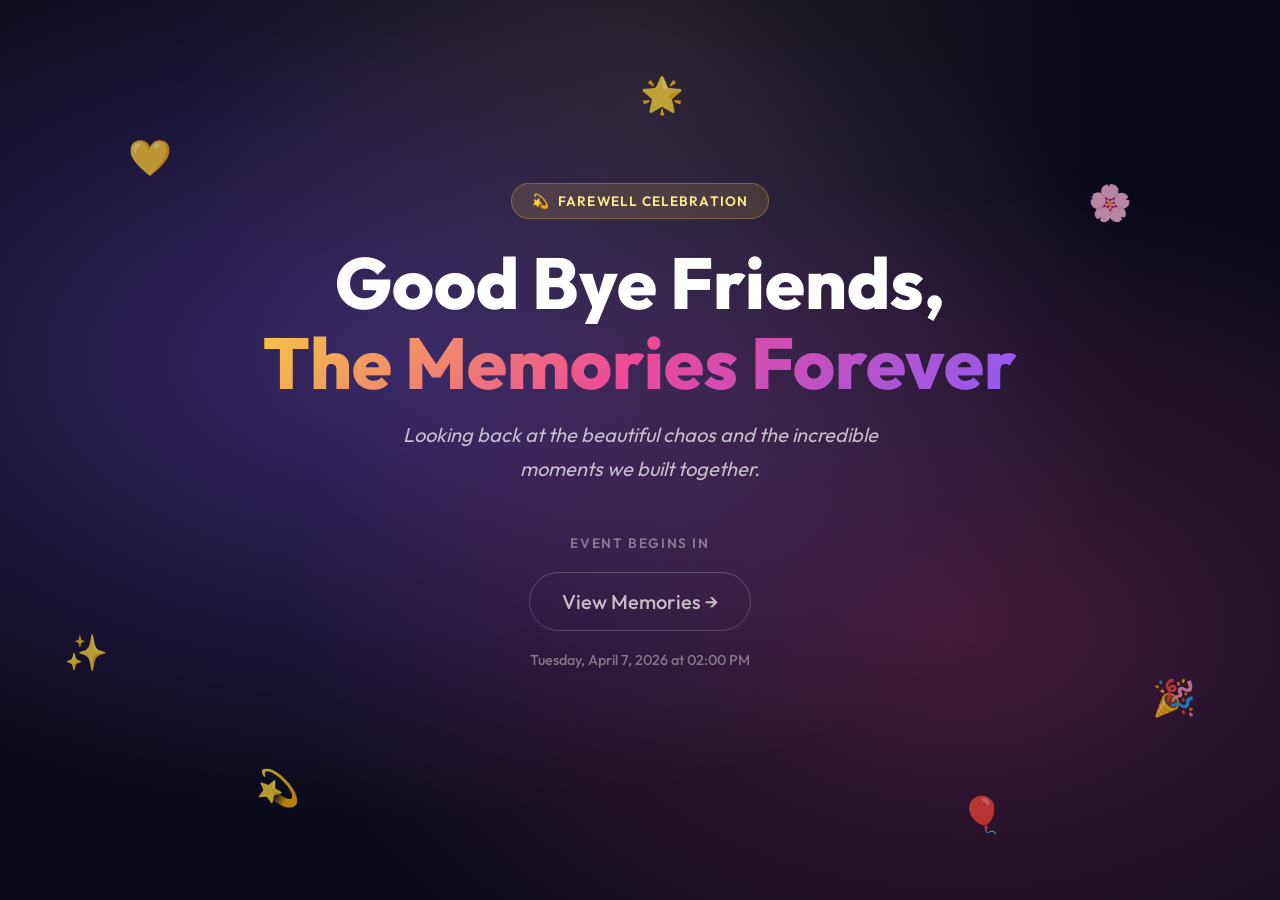
<file: index.html>
<!DOCTYPE html>
<html lang="en">
<head>
  <meta charset="UTF-8" />
  <meta name="viewport" content="width=device-width, initial-scale=1.0" />
  <title>Farewell — Beautiful Memories</title>
  <meta name="description" content="A beautiful farewell countdown and memory gallery." />
  <link rel="preconnect" href="https://fonts.googleapis.com" />
  <link rel="preconnect" href="https://fonts.gstatic.com" crossorigin />
  <link href="https://fonts.googleapis.com/css2?family=Outfit:wght@300;400;500;600;700;800;900&family=Dancing+Script:wght@600;700&display=swap" rel="stylesheet" />
  <link rel="stylesheet" href="style.css" />
</head>
<body>

  <!-- NO SETUP PANEL HERE ANYMORE. MOVED TO admin.html -->

  <!-- ========== MAIN APP ========== -->
  <div id="app" class="app">

    <!-- Particles Background -->
    <div class="particles" id="particles"></div>

    <!-- ========== COUNTDOWN SCREEN ========== -->
    <section id="countdown-screen" class="screen countdown-screen">
      <div class="countdown-content">
        <div class="farewell-badge">
          <span class="badge-icon">💫</span>
          <span>Farewell Celebration</span>
        </div>
        <h1 class="farewell-title">Good Bye Friends,<br/><span class="gradient-text">The Memories Forever</span></h1>
        <p class="farewell-tagline">Looking back at the beautiful chaos and the incredible moments we built together.</p>

        <div class="countdown-container">
          <div class="countdown-label">Event begins in</div>
          <div class="countdown-timer" id="countdown-timer">
            <div class="time-unit">
              <div class="time-value" id="days">00</div>
              <div class="time-label">Days</div>
            </div>
            <div class="time-separator">:</div>
            <div class="time-unit">
              <div class="time-value" id="hours">00</div>
              <div class="time-label">Hours</div>
            </div>
            <div class="time-separator">:</div>
            <div class="time-unit">
              <div class="time-value" id="minutes">00</div>
              <div class="time-label">Minutes</div>
            </div>
            <div class="time-separator">:</div>
            <div class="time-unit">
              <div class="time-value" id="seconds">00</div>
              <div class="time-label">Seconds</div>
            </div>
          </div>
          <div class="countdown-date" id="event-date-display"></div>
        </div>


      </div>

      <!-- Decorative floating emojis -->
      <div class="floating-emoji" style="--x:10%;--y:15%;--d:6s">💛</div>
      <div class="floating-emoji" style="--x:85%;--y:20%;--d:4s">🌸</div>
      <div class="floating-emoji" style="--x:5%;--y:70%;--d:7s">✨</div>
      <div class="floating-emoji" style="--x:90%;--y:75%;--d:5s">🎉</div>
      <div class="floating-emoji" style="--x:50%;--y:8%;--d:8s">🌟</div>
      <div class="floating-emoji" style="--x:20%;--y:85%;--d:6s">💫</div>
      <div class="floating-emoji" style="--x:75%;--y:88%;--d:4.5s">🎈</div>
    </section>

    <!-- ========== GALLERY SCREEN ========== -->
    <section id="gallery-screen" class="screen gallery-screen hidden">

      <div class="gallery-header">
        <div class="gallery-badge">📸 Memory Gallery</div>
        <h2 class="gallery-title">Good Bye Friends, <span class="gradient-text">Memories Forever</span></h2>
        <p class="gallery-subtitle">Looking back at the incredible moments we built together.</p>

        <div class="gallery-controls">
          <button class="filter-btn active" onclick="filterMedia('all', this)">All</button>
          <button class="filter-btn" onclick="filterMedia('image', this)">📷 Photos</button>
          <button class="filter-btn" onclick="filterMedia('video', this)">🎬 Videos</button>
        </div>
      </div>

      <!-- Loading State -->
      <div class="loading-state" id="loading-state">
        <div class="loader-ring"></div>
        <p>Loading your memories...</p>
      </div>

      <!-- Error State -->
      <div class="error-state hidden" id="error-state">
        <div class="error-icon">😔</div>
        <h3>Couldn't load media</h3>
        <p id="error-message">Please check your Google Drive folder settings.</p>
        <a href="admin.html" class="btn-secondary" style="display:inline-block; text-decoration:none;">⚙️ Update Settings</a>
      </div>

      <!-- Media Grid -->
      <div class="media-grid" id="media-grid"></div>

      <!-- Load More -->
      <div class="load-more-wrap" id="load-more-wrap" style="display:none">
        <button class="btn-load-more" id="load-more-btn" onclick="loadNextPage()">Load More Memories</button>
      </div>

      <!-- Footer -->
      <footer class="gallery-footer">
        <div class="heart-divider">💛 💛 💛</div>
        <p>Made with love 💛</p>
        <button class="back-btn" onclick="goBack()">← Back to Countdown</button>
      </footer>
    </section>

  </div>

  <!-- ========== LIGHTBOX ========== -->
  <div id="lightbox" class="lightbox hidden">
    <button class="lightbox-close" onclick="closeLightbox()">✕</button>
    <button class="lightbox-prev" onclick="prevMedia()">‹</button>
    <button class="lightbox-next" onclick="nextMedia()">›</button>
    <div class="lightbox-content" id="lightbox-content"></div>
    <div class="lightbox-caption" id="lightbox-caption"></div>
  </div>

  <script src="config.js"></script>
  <script src="app.js"></script>
</body>
</html>
</file>
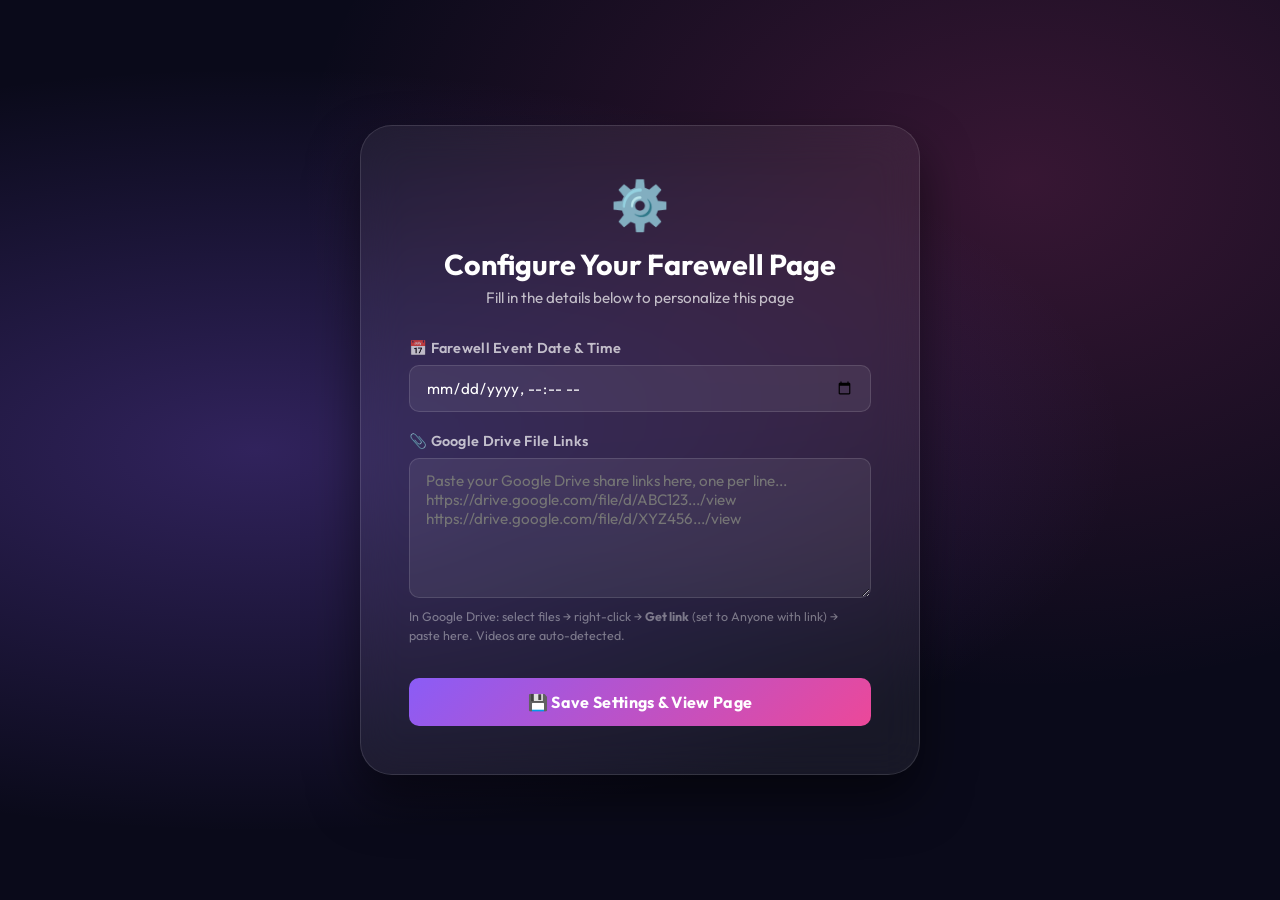
<file: admin.html>
<!DOCTYPE html>
<html lang="en">
<head>
  <meta charset="UTF-8" />
  <meta name="viewport" content="width=device-width, initial-scale=1.0" />
  <title>Farewell Admin Setup</title>
  <link rel="preconnect" href="https://fonts.googleapis.com" />
  <link rel="preconnect" href="https://fonts.gstatic.com" crossorigin />
  <link href="https://fonts.googleapis.com/css2?family=Outfit:wght@300;400;500;600;700;800;900&display=swap" rel="stylesheet" />
  <link rel="stylesheet" href="style.css" />
  <style>
    body { background: var(--bg-dark); }
  </style>
</head>
<body>

  <div class="setup-panel">
    <div class="setup-card">
      <div class="setup-logo">⚙️</div>
      <h2>Configure Your Farewell Page</h2>
      <p class="setup-subtitle">Fill in the details below to personalize this page</p>

      <div class="form-group">
        <label>📅 Farewell Event Date & Time</label>
        <input type="datetime-local" id="cfg-date" />
      </div>

      <div class="form-group">
        <label>📎 Google Drive File Links</label>
        <textarea id="cfg-links" placeholder="Paste your Google Drive share links here, one per line...
https://drive.google.com/file/d/ABC123.../view
https://drive.google.com/file/d/XYZ456.../view" rows="6"></textarea>
        <small>In Google Drive: select files → right-click → <strong>Get link</strong> (set to Anyone with link) → paste here. Videos are auto-detected.</small>
      </div>

      <div class="setup-actions">
        <button class="btn-primary" onclick="saveConfig()">💾 Save Settings & View Page</button>
      </div>
    </div>
  </div>

  <script>
    let config = { date: '', links: '' };

    document.addEventListener('DOMContentLoaded', () => {
      const saved = localStorage.getItem('farewellConfig');
      if (saved) {
        try { config = { ...config, ...JSON.parse(saved) }; fillForm(); } catch(e) {}
      }
    });

    function fillForm() {
      if (config.date)    document.getElementById('cfg-date').value    = config.date;
      if (config.links)   document.getElementById('cfg-links').value   = config.links;
    }

    function saveConfig() {
      config.date  = document.getElementById('cfg-date').value;
      config.links = document.getElementById('cfg-links').value.trim();

      if (!config.date) { 
        alert("Please select the event date and time."); 
        return; 
      }

      localStorage.setItem('farewellConfig', JSON.stringify(config));
      window.location.href = 'index.html';
    }


  </script>
</body>
</html>
</file>
<file: style.css>
/* =============================================
   FAREWELL APP — STYLES
   ============================================= */

*, *::before, *::after { box-sizing: border-box; margin: 0; padding: 0; }

:root {
  --gold: #f5c842;
  --gold-light: #ffe98a;
  --purple: #8b5cf6;
  --purple-light: #c4b5fd;
  --pink: #ec4899;
  --pink-light: #f9a8d4;
  --bg-dark: #0a0a1a;
  --bg-card: rgba(255,255,255,0.05);
  --bg-card-hover: rgba(255,255,255,0.1);
  --text-primary: #ffffff;
  --text-secondary: rgba(255,255,255,0.7);
  --text-muted: rgba(255,255,255,0.4);
  --border: rgba(255,255,255,0.12);
  --radius-sm: 10px;
  --radius-md: 16px;
  --radius-lg: 24px;
  --radius-xl: 32px;
  --shadow: 0 25px 50px rgba(0,0,0,0.5);
  --transition: all 0.3s cubic-bezier(0.4,0,0.2,1);
}

html { scroll-behavior: smooth; }

body {
  font-family: 'Outfit', sans-serif;
  background: var(--bg-dark);
  color: var(--text-primary);
  min-height: 100vh;
  overflow-x: hidden;
}

.hidden { display: none !important; }
.gradient-text {
  background: linear-gradient(135deg, var(--gold), var(--pink), var(--purple));
  -webkit-background-clip: text;
  -webkit-text-fill-color: transparent;
  background-clip: text;
}

/* =============================================
   PARTICLES
   ============================================= */
.particles {
  position: fixed;
  top: 0; left: 0;
  width: 100%; height: 100%;
  pointer-events: none;
  z-index: 0;
  overflow: hidden;
}
.particle {
  position: absolute;
  border-radius: 50%;
  opacity: 0;
  animation: float-particle linear infinite;
}
@keyframes float-particle {
  0%   { transform: translateY(110vh) scale(0); opacity: 0; }
  10%  { opacity: 0.6; }
  90%  { opacity: 0.4; }
  100% { transform: translateY(-10vh) scale(1); opacity: 0; }
}

/* =============================================
   SETUP PANEL
   ============================================= */
.setup-panel {
  min-height: 100vh;
  display: flex;
  align-items: center;
  justify-content: center;
  padding: 20px;
  background: radial-gradient(ellipse at 20% 50%, rgba(139,92,246,0.3) 0%, transparent 60%),
              radial-gradient(ellipse at 80% 20%, rgba(236,72,153,0.2) 0%, transparent 50%),
              var(--bg-dark);
}

.setup-card {
  background: rgba(255,255,255,0.06);
  backdrop-filter: blur(20px);
  border: 1px solid var(--border);
  border-radius: var(--radius-xl);
  padding: 48px;
  width: 100%;
  max-width: 560px;
  box-shadow: var(--shadow);
}

.setup-logo {
  font-size: 3rem;
  text-align: center;
  margin-bottom: 12px;
}

.setup-card h2 {
  font-size: 1.8rem;
  font-weight: 700;
  text-align: center;
  margin-bottom: 6px;
}

.setup-subtitle {
  color: var(--text-secondary);
  text-align: center;
  margin-bottom: 32px;
  font-size: 0.95rem;
}

.form-group {
  margin-bottom: 20px;
}

.form-group label {
  display: block;
  font-size: 0.9rem;
  font-weight: 600;
  color: var(--text-secondary);
  margin-bottom: 8px;
  letter-spacing: 0.02em;
}

.form-group input,
.form-group textarea {
  width: 100%;
  background: rgba(255,255,255,0.07);
  border: 1px solid var(--border);
  border-radius: var(--radius-sm);
  color: var(--text-primary);
  font-family: 'Outfit', sans-serif;
  font-size: 0.95rem;
  padding: 12px 16px;
  outline: none;
  transition: var(--transition);
  resize: vertical;
}

.form-group input:focus,
.form-group textarea:focus {
  border-color: var(--purple);
  background: rgba(139,92,246,0.1);
  box-shadow: 0 0 0 3px rgba(139,92,246,0.15);
}

.form-group small {
  display: block;
  margin-top: 6px;
  font-size: 0.78rem;
  color: var(--text-muted);
  line-height: 1.5;
}

.form-group small a {
  color: var(--purple-light);
  text-decoration: none;
}

.setup-actions {
  display: flex;
  flex-direction: column;
  gap: 12px;
  margin-top: 32px;
}

.btn-primary {
  background: linear-gradient(135deg, var(--purple), var(--pink));
  border: none;
  border-radius: var(--radius-sm);
  color: white;
  cursor: pointer;
  font-family: 'Outfit', sans-serif;
  font-size: 1rem;
  font-weight: 700;
  padding: 14px 28px;
  transition: var(--transition);
  letter-spacing: 0.02em;
}

.btn-primary:hover {
  transform: translateY(-2px);
  box-shadow: 0 12px 30px rgba(139,92,246,0.4);
}

.btn-secondary {
  background: transparent;
  border: 1px solid var(--border);
  border-radius: var(--radius-sm);
  color: var(--text-secondary);
  cursor: pointer;
  font-family: 'Outfit', sans-serif;
  font-size: 0.95rem;
  font-weight: 500;
  padding: 12px 28px;
  transition: var(--transition);
}

.btn-secondary:hover {
  background: rgba(255,255,255,0.08);
  border-color: rgba(255,255,255,0.3);
  color: var(--text-primary);
}

/* =============================================
   MAIN APP
   ============================================= */
.app { position: relative; min-height: 100vh; }

.screen {
  min-height: 100vh;
  position: relative;
  z-index: 1;
}

/* =============================================
   COUNTDOWN SCREEN
   ============================================= */
.countdown-screen {
  display: flex;
  align-items: center;
  justify-content: center;
  background: radial-gradient(ellipse at 30% 40%, rgba(139,92,246,0.35) 0%, transparent 60%),
              radial-gradient(ellipse at 75% 70%, rgba(236,72,153,0.25) 0%, transparent 50%),
              radial-gradient(ellipse at 50% 10%, rgba(245,200,66,0.1) 0%, transparent 50%),
              var(--bg-dark);
  padding: 40px 20px;
  text-align: center;
  overflow: hidden;
}

.countdown-content {
  position: relative;
  z-index: 2;
  max-width: 760px;
  width: 100%;
}

.farewell-badge {
  display: inline-flex;
  align-items: center;
  gap: 8px;
  background: rgba(245,200,66,0.15);
  border: 1px solid rgba(245,200,66,0.3);
  border-radius: 50px;
  color: var(--gold-light);
  font-size: 0.85rem;
  font-weight: 600;
  letter-spacing: 0.08em;
  padding: 8px 20px;
  margin-bottom: 24px;
  text-transform: uppercase;
}

.farewell-title {
  font-size: clamp(2.4rem, 6vw, 4.5rem);
  font-weight: 800;
  line-height: 1.1;
  margin-bottom: 16px;
}

.farewell-tagline {
  font-size: clamp(1rem, 2.5vw, 1.25rem);
  color: var(--text-secondary);
  max-width: 520px;
  margin: 0 auto 48px;
  line-height: 1.7;
  font-style: italic;
}

/* Countdown Timer */
.countdown-container {
  margin-bottom: 48px;
}

.countdown-label {
  font-size: 0.85rem;
  font-weight: 600;
  letter-spacing: 0.12em;
  text-transform: uppercase;
  color: var(--text-muted);
  margin-bottom: 20px;
}

.countdown-timer {
  display: flex;
  align-items: center;
  justify-content: center;
  gap: 8px;
  flex-wrap: wrap;
}

.time-unit {
  background: rgba(255,255,255,0.06);
  backdrop-filter: blur(10px);
  border: 1px solid rgba(255,255,255,0.1);
  border-radius: var(--radius-md);
  padding: 20px 24px;
  min-width: 90px;
  transition: var(--transition);
  position: relative;
  overflow: hidden;
}

.time-unit::before {
  content: '';
  position: absolute;
  inset: 0;
  background: linear-gradient(135deg, rgba(139,92,246,0.1), rgba(236,72,153,0.1));
  opacity: 0;
  transition: var(--transition);
}

.time-unit:hover::before { opacity: 1; }

.time-value {
  font-size: clamp(2rem, 5vw, 3.5rem);
  font-weight: 900;
  line-height: 1;
  background: linear-gradient(135deg, #fff, var(--purple-light));
  -webkit-background-clip: text;
  -webkit-text-fill-color: transparent;
  background-clip: text;
  font-variant-numeric: tabular-nums;
  transition: transform 0.15s;
}

.time-value.flip {
  transform: scale(1.15);
}

.time-label {
  font-size: 0.72rem;
  font-weight: 600;
  letter-spacing: 0.1em;
  text-transform: uppercase;
  color: var(--text-muted);
  margin-top: 8px;
}

.time-separator {
  font-size: clamp(1.5rem, 4vw, 2.5rem);
  font-weight: 900;
  color: var(--purple-light);
  opacity: 0.6;
  align-self: flex-start;
  margin-top: 16px;
  animation: blink 1s infinite;
}

@keyframes blink {
  0%, 100% { opacity: 0.6; }
  50% { opacity: 0.15; }
}

.countdown-date {
  margin-top: 20px;
  font-size: 0.9rem;
  color: var(--text-muted);
  font-weight: 500;
}

/* Scroll hint */
.scroll-hint {
  display: flex;
  flex-direction: column;
  align-items: center;
  gap: 6px;
  color: var(--text-muted);
  font-size: 0.8rem;
  font-weight: 500;
  letter-spacing: 0.05em;
  margin-bottom: 20px;
  animation: bounce 2s infinite;
}

@keyframes bounce {
  0%, 100% { transform: translateY(0); }
  50% { transform: translateY(6px); }
}

.scroll-arrow { font-size: 1.2rem; }

.skip-btn {
  background: transparent;
  border: 1px solid rgba(255,255,255,0.2);
  border-radius: 50px;
  color: var(--text-secondary);
  cursor: pointer;
  font-family: 'Outfit', sans-serif;
  font-size: 0.85rem;
  font-weight: 500;
  padding: 10px 24px;
  transition: var(--transition);
}

.skip-btn:hover {
  background: rgba(255,255,255,0.08);
  border-color: rgba(255,255,255,0.4);
  color: white;
}

/* Floating emojis */
.floating-emoji {
  position: absolute;
  left: var(--x);
  top: var(--y);
  font-size: clamp(1.4rem, 3vw, 2.2rem);
  animation: float-emoji var(--d) ease-in-out infinite;
  pointer-events: none;
  z-index: 1;
  filter: blur(0.5px);
  opacity: 0.7;
}

@keyframes float-emoji {
  0%, 100% { transform: translateY(0) rotate(-5deg); }
  50% { transform: translateY(-20px) rotate(5deg); }
}

/* =============================================
   GALLERY SCREEN
   ============================================= */
.gallery-screen {
  background: radial-gradient(ellipse at 80% 10%, rgba(236,72,153,0.2) 0%, transparent 50%),
              radial-gradient(ellipse at 10% 90%, rgba(139,92,246,0.2) 0%, transparent 50%),
              var(--bg-dark);
  padding: 60px 20px 40px;
}

.gallery-header {
  text-align: center;
  max-width: 700px;
  margin: 0 auto 48px;
}

.gallery-badge {
  display: inline-block;
  background: rgba(236,72,153,0.15);
  border: 1px solid rgba(236,72,153,0.3);
  border-radius: 50px;
  color: var(--pink-light);
  font-size: 0.85rem;
  font-weight: 600;
  letter-spacing: 0.06em;
  padding: 8px 20px;
  margin-bottom: 20px;
}

.gallery-title {
  font-size: clamp(1.8rem, 4.5vw, 3rem);
  font-weight: 800;
  margin-bottom: 12px;
  line-height: 1.2;
}

.gallery-subtitle {
  color: var(--text-secondary);
  font-size: clamp(0.95rem, 2vw, 1.1rem);
  margin-bottom: 32px;
  line-height: 1.6;
  font-style: italic;
}

.gallery-controls {
  display: flex;
  align-items: center;
  justify-content: center;
  gap: 10px;
  flex-wrap: wrap;
}

.filter-btn {
  background: transparent;
  border: 1px solid var(--border);
  border-radius: 50px;
  color: var(--text-secondary);
  cursor: pointer;
  font-family: 'Outfit', sans-serif;
  font-size: 0.85rem;
  font-weight: 600;
  padding: 8px 20px;
  transition: var(--transition);
}

.filter-btn:hover,
.filter-btn.active {
  background: linear-gradient(135deg, var(--purple), var(--pink));
  border-color: transparent;
  color: white;
}

/* Loading & Error States */
.loading-state, .error-state {
  text-align: center;
  padding: 60px 20px;
  color: var(--text-secondary);
}

.loader-ring {
  width: 56px;
  height: 56px;
  border: 4px solid rgba(255,255,255,0.1);
  border-top-color: var(--purple);
  border-radius: 50%;
  animation: spin 0.9s linear infinite;
  margin: 0 auto 20px;
}

@keyframes spin { to { transform: rotate(360deg); } }

.error-icon { font-size: 3rem; margin-bottom: 16px; }

.error-state h3 {
  font-size: 1.3rem;
  font-weight: 700;
  margin-bottom: 8px;
}

.error-state p {
  font-size: 0.9rem;
  color: var(--text-muted);
  margin-bottom: 24px;
}

/* =============================================
   MEDIA GRID
   ============================================= */
.media-grid {
  display: grid;
  grid-template-columns: repeat(auto-fill, minmax(280px, 1fr));
  gap: 16px;
  max-width: 1400px;
  margin: 0 auto;
  padding: 0 8px;
}

.media-item {
  position: relative;
  border-radius: var(--radius-md);
  overflow: hidden;
  background: rgba(255,255,255,0.04);
  border: 1px solid var(--border);
  cursor: pointer;
  transition: var(--transition);
  aspect-ratio: 1;
}

/* Make some items larger for visual interest */
.media-item:nth-child(6n+1) {
  grid-column: span 1;
  grid-row: span 1;
}

.media-item:nth-child(8n+3) {
  grid-column: span 2;
}

.media-item:hover {
  transform: translateY(-4px) scale(1.01);
  border-color: rgba(139,92,246,0.5);
  box-shadow: 0 20px 40px rgba(0,0,0,0.4), 0 0 0 1px rgba(139,92,246,0.3);
  z-index: 2;
}

.media-img {
  width: 100%;
  height: 100%;
  object-fit: cover;
  display: block;
  transition: transform 0.5s ease;
}

.media-item:hover .media-img {
  transform: scale(1.05);
}

.media-overlay {
  position: absolute;
  inset: 0;
  background: linear-gradient(to top, rgba(0,0,0,0.65) 0%, transparent 50%);
  opacity: 0;
  transition: var(--transition);
  display: flex;
  align-items: flex-end;
  padding: 16px;
}

.media-item:hover .media-overlay { opacity: 1; }

.media-info {
  color: white;
  display: flex;
  align-items: center;
  gap: 8px;
}

.media-icon { font-size: 1.1rem; }

.media-name {
  font-size: 0.8rem;
  font-weight: 500;
  white-space: nowrap;
  overflow: hidden;
  text-overflow: ellipsis;
  max-width: 200px;
}

.video-badge {
  position: absolute;
  top: 12px;
  left: 12px;
  background: rgba(236,72,153,0.85);
  backdrop-filter: blur(4px);
  border-radius: 6px;
  color: white;
  font-size: 0.72rem;
  font-weight: 700;
  letter-spacing: 0.06em;
  padding: 4px 10px;
  text-transform: uppercase;
}

.video-thumb {
  width: 100%;
  height: 100%;
  display: flex;
  align-items: center;
  justify-content: center;
  background: linear-gradient(135deg, rgba(139,92,246,0.3), rgba(236,72,153,0.3));
  font-size: 3rem;
  position: relative;
}

.play-circle {
  position: absolute;
  width: 64px;
  height: 64px;
  background: rgba(255,255,255,0.15);
  backdrop-filter: blur(8px);
  border: 2px solid rgba(255,255,255,0.3);
  border-radius: 50%;
  display: flex;
  align-items: center;
  justify-content: center;
  font-size: 1.6rem;
  transition: var(--transition);
}

.media-item:hover .play-circle {
  background: rgba(255,255,255,0.25);
  transform: scale(1.1);
}

/* Load More */
.load-more-wrap {
  text-align: center;
  padding: 40px 20px;
}

.btn-load-more {
  background: rgba(255,255,255,0.07);
  border: 1px solid var(--border);
  border-radius: 50px;
  color: var(--text-primary);
  cursor: pointer;
  font-family: 'Outfit', sans-serif;
  font-size: 0.95rem;
  font-weight: 600;
  padding: 14px 36px;
  transition: var(--transition);
}

.btn-load-more:hover {
  background: linear-gradient(135deg, var(--purple), var(--pink));
  border-color: transparent;
  transform: translateY(-2px);
  box-shadow: 0 10px 25px rgba(139,92,246,0.35);
}

/* Gallery Footer */
.gallery-footer {
  text-align: center;
  padding: 48px 20px 32px;
  color: var(--text-muted);
  font-size: 0.9rem;
}

.heart-divider { font-size: 1.2rem; margin-bottom: 12px; letter-spacing: 12px; }

.back-btn {
  display: inline-block;
  margin-top: 20px;
  background: transparent;
  border: 1px solid var(--border);
  border-radius: 50px;
  color: var(--text-secondary);
  cursor: pointer;
  font-family: 'Outfit', sans-serif;
  font-size: 0.85rem;
  font-weight: 500;
  padding: 10px 24px;
  transition: var(--transition);
}

.back-btn:hover {
  background: rgba(255,255,255,0.07);
  color: white;
}

/* =============================================
   LIGHTBOX
   ============================================= */
.lightbox {
  position: fixed;
  inset: 0;
  background: rgba(0,0,0,0.92);
  backdrop-filter: blur(12px);
  z-index: 1000;
  display: flex;
  align-items: center;
  justify-content: center;
  padding: 20px;
  animation: fade-in 0.2s ease;
}

@keyframes fade-in {
  from { opacity: 0; }
  to { opacity: 1; }
}

.lightbox-content {
  max-width: 90vw;
  max-height: 85vh;
  display: flex;
  align-items: center;
  justify-content: center;
}

.lightbox-content img {
  max-width: 100%;
  max-height: 80vh;
  border-radius: var(--radius-md);
  object-fit: contain;
  box-shadow: 0 30px 80px rgba(0,0,0,0.6);
}

.lightbox-content iframe {
  width: min(800px, 90vw);
  height: min(450px, 70vh);
  border: none;
  border-radius: var(--radius-md);
}

.lightbox-caption {
  position: absolute;
  bottom: 20px;
  left: 50%;
  transform: translateX(-50%);
  background: rgba(0,0,0,0.6);
  backdrop-filter: blur(8px);
  border-radius: 50px;
  color: var(--text-secondary);
  font-size: 0.85rem;
  padding: 8px 20px;
  white-space: nowrap;
  max-width: 90vw;
  overflow: hidden;
  text-overflow: ellipsis;
}

.lightbox-close,
.lightbox-prev,
.lightbox-next {
  position: absolute;
  background: rgba(255,255,255,0.12);
  backdrop-filter: blur(8px);
  border: 1px solid rgba(255,255,255,0.15);
  border-radius: 50%;
  color: white;
  cursor: pointer;
  font-size: 1.3rem;
  width: 48px;
  height: 48px;
  display: flex;
  align-items: center;
  justify-content: center;
  transition: var(--transition);
  z-index: 10;
}

.lightbox-close:hover,
.lightbox-prev:hover,
.lightbox-next:hover {
  background: rgba(255,255,255,0.25);
}

.lightbox-close { top: 20px; right: 20px; font-size: 1rem; }
.lightbox-prev  { left: 12px; top: 50%; transform: translateY(-50%); font-size: 1.6rem; }
.lightbox-next  { right: 12px; top: 50%; transform: translateY(-50%); font-size: 1.6rem; }

/* =============================================
   RESPONSIVE
   ============================================= */
@media (max-width: 768px) {
  .setup-card { padding: 32px 24px; }
  
  .farewell-title { font-size: 2.5rem; }
  .farewell-badge { margin-bottom: 16px; font-size: 0.75rem; padding: 6px 16px; }

  .countdown-timer { gap: 6px; flex-wrap: nowrap; }
  .time-unit { padding: 12px 14px; min-width: 65px; }
  .time-value { font-size: 2.2rem; }
  .time-separator { margin-top: 10px; font-size: 1.8rem; }

  .media-grid { grid-template-columns: repeat(2, 1fr); gap: 10px; }
  .media-item:nth-child(8n+3) { grid-column: span 1; }

  .lightbox-prev { left: 4px; }
  .lightbox-next { right: 4px; }
}

@media (max-width: 480px) {
  .countdown-timer { gap: 2px; flex-wrap: nowrap; transform: scale(0.9); transform-origin: top center;}
  .time-unit { padding: 10px 8px; min-width: 50px; }
  .time-value { font-size: 1.8rem; }
  .time-separator { font-size: 1.2rem; margin-top: 8px; }
  .time-label { font-size: 0.6rem; letter-spacing: 0.05em; margin-top: 4px; }

  .gallery-title { font-size: 1.8rem; }
  .media-grid { grid-template-columns: repeat(2, 1fr); gap: 6px; }
  
  .filter-btn { padding: 6px 14px; font-size: 0.75rem; }
  .btn-load-more { padding: 12px 24px; font-size: 0.85rem; }
}

@media (max-width: 350px) {
  .countdown-timer { transform: scale(0.8); }
}

@media (min-width: 1200px) {
  .media-grid { grid-template-columns: repeat(auto-fill, minmax(300px, 1fr)); }
}
</file>
